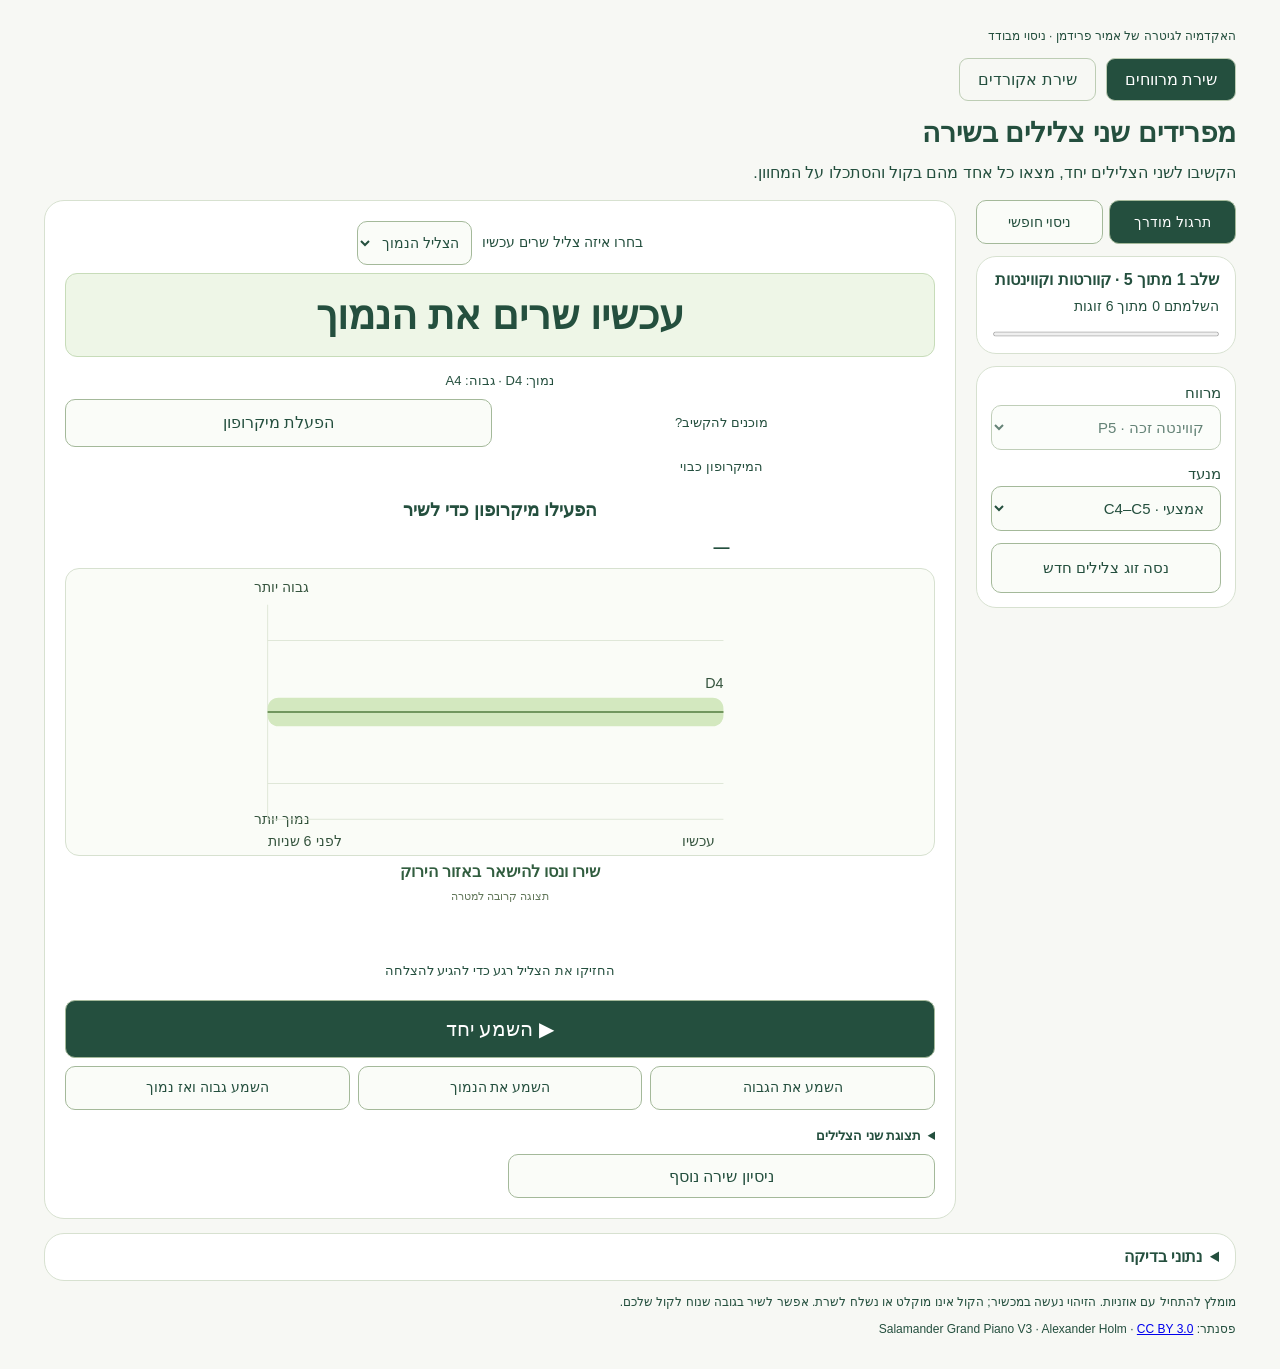
<file: index.html>
<!doctype html><html lang="he" dir="rtl"><head><meta charset="utf-8"><meta name="viewport" content="width=device-width,initial-scale=1"><title>מעבדת הפרדת צלילים</title>  <script type="module" crossorigin src="./assets/intervals-BOIB_a8v.js"></script>
  <link rel="modulepreload" crossorigin href="./assets/logic-BmsXKtOF.js">
  <link rel="stylesheet" crossorigin href="./assets/logic-D9zCBoj3.css">
</head><body><main><header><small>האקדמיה לגיטרה של אמיר פרידמן · ניסוי מבודד</small><nav class="lab-pages" aria-label="תרגילי המעבדה"><a href="./index.html" aria-current="page">שירת מרווחים</a><a href="./chords/">שירת אקורדים</a></nav><h1>מפרידים שני צלילים בשירה</h1><p>הקשיבו לשני הצלילים יחד, מצאו כל אחד מהם בקול והסתכלו על המחוון.</p></header><div class="lab-layout"><aside class="lab-settings" aria-label="הגדרות ונתוני המסלול"><nav aria-label="מצב ניסוי"><button data-mode="guided" aria-pressed="true">תרגול מודרך</button><button data-mode="free" aria-pressed="false">ניסוי חופשי</button></nav><section id="course" class="panel"><strong id="course-title"></strong><p id="course-progress" role="status"></p><progress id="course-bar" value="0" max="6"></progress><button id="course-next" hidden>לשלב הבא ←</button></section><section class="panel settings"><label>מרווח<select id="interval"><option value="5">קוורטה זכה · P4</option><option value="7">קווינטה זכה · P5</option><option value="4">טרצה גדולה · M3</option><option value="3">טרצה קטנה · m3</option><option value="2">סקונדה גדולה · M2</option><option value="1">סקונדה קטנה · m2</option></select></label><label>מנעד<select id="range"><option value="low">נמוך · C3–C4</option><option value="middle" selected>אמצעי · C4–C5</option><option value="high">גבוה · C5–C6</option></select></label><button id="new">נסה זוג צלילים חדש</button></section></aside><div class="lab-workspace"><section class="panel practice"><label>בחרו איזה צליל שרים עכשיו<select id="focus"><option value="low">הצליל הנמוך</option><option value="high">הצליל הגבוה</option></select></label><h2 id="gauge-target" aria-live="polite"></h2><p id="targets"></p><p id="play-state" role="status">מוכנים להקשיב?</p><button id="mic">הפעלת מיקרופון</button><p id="mic-state">המיקרופון כבוי</p><p id="error" role="alert"></p><h2 id="feedback" role="status" aria-live="polite">הפעילו מיקרופון כדי לשיר</h2><p id="note" dir="ltr">—</p><div id="live-chart" class="live-chart" aria-label="גרף גובה השירה לאורך זמן"></div><div class="gauge" id="meter" role="meter" aria-label="גובה השירה ביחס לצליל המטרה" aria-valuemin="-100" aria-valuemax="100" aria-valuenow="0"><div class="zone"></div><div class="center"></div><div id="needle" class="needle" hidden></div></div><div class="gauge-labels"><span>נמוך מדי</span><span>באזור הירוק — אתם קרובים</span><span>גבוה מדי</span></div><div class="hold-track"><div id="hold"></div></div><p class="hold-caption">החזיקו את הצליל רגע כדי להגיע להצלחה</p><div class="playback-controls"><button id="together" class="primary">▶ השמע יחד</button><div class="actions"><button id="high">השמע את הגבוה</button><button id="low">השמע את הנמוך</button><button id="sequence">השמע גבוה ואז נמוך</button></div></div><details><summary>תצוגת שני הצלילים</summary><svg id="chart" viewBox="0 0 600 340" role="img" aria-label="גובה השירה מול שני צלילי המטרה"><g id="grid"></g><g id="target-lines"></g><path id="trace" fill="none" stroke="#7b9c69" stroke-width="3"></path><g id="voice" hidden><line x1="30" x2="565" stroke="#254f40" stroke-width="4"/><circle cx="565" r="6" fill="#254f40"/></g></svg><p>הקווים הקבועים הם המטרות. הקו הנע הוא הקול שלכם; למעלה = גבוה יותר.</p></details><p id="success" role="status"></p><button id="retry">ניסיון שירה נוסף</button></section></div></div><details class="panel"><summary>נתוני בדיקה</summary><pre id="debug"></pre></details><aside>מומלץ להתחיל עם אוזניות. הזיהוי נעשה במכשיר; הקול אינו מוקלט או נשלח לשרת. אפשר לשיר בגובה שנוח לקול שלכם.</aside><footer>פסנתר: Salamander Grand Piano V3 · Alexander Holm · <a href="https://creativecommons.org/licenses/by/3.0/">CC BY 3.0</a></footer><dialog id="matched-dialog" aria-labelledby="matched-title"><h2 id="matched-title"></h2><p id="matched-detail"></p><button id="matched-next" class="primary"></button></dialog></main></body></html>
</file>
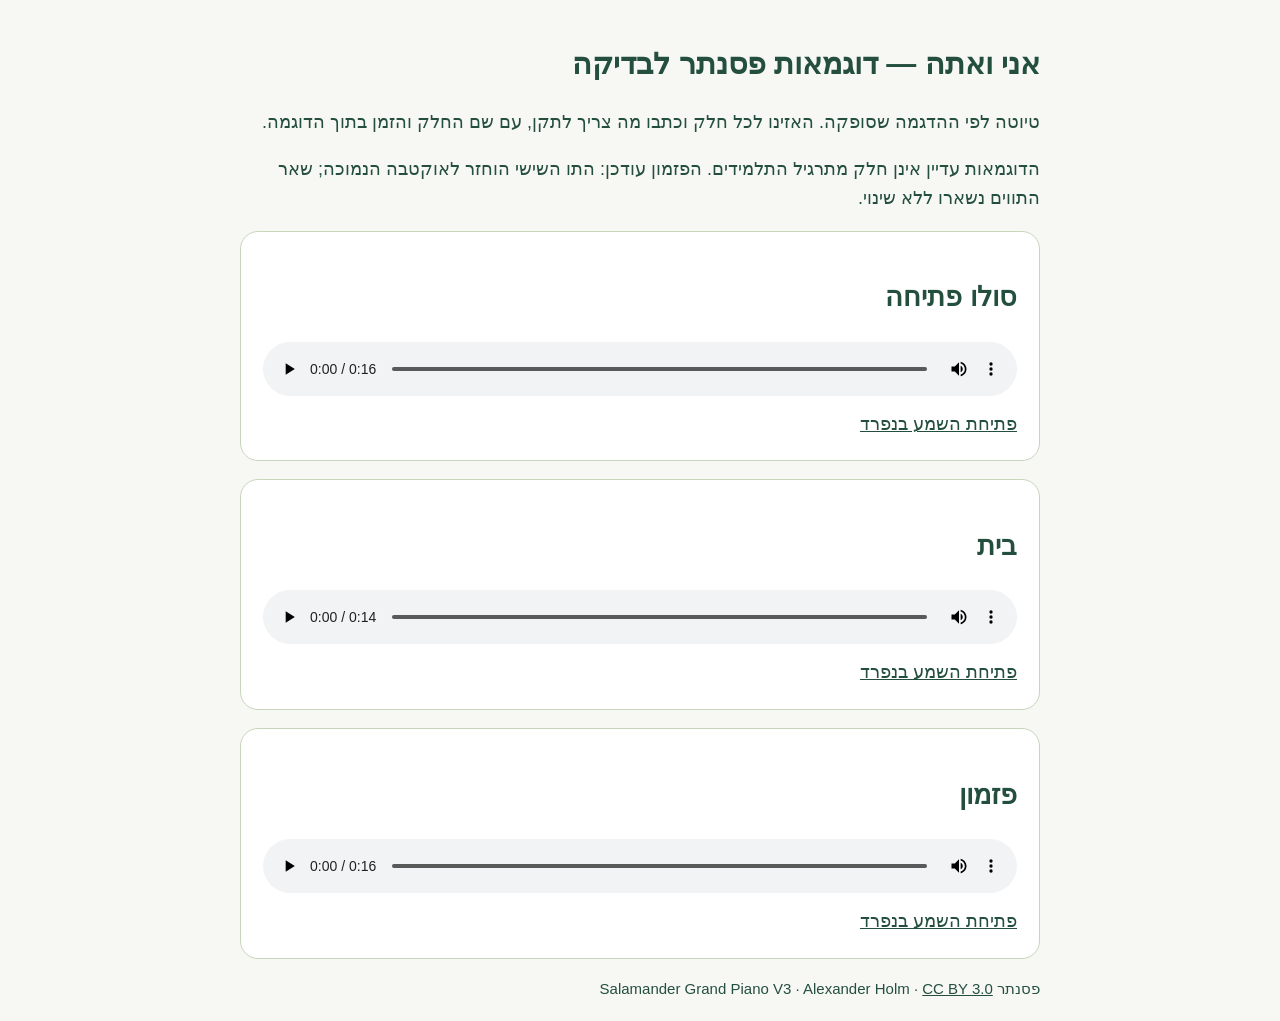
<file: ani-review/index.html>
<!doctype html><html lang="he" dir="rtl"><head><meta charset="utf-8"><meta name="viewport" content="width=device-width,initial-scale=1"><title>אני ואתה — בדיקת פסנתר</title><style>body{font:18px Arial;line-height:1.6;color:#244f3e;background:#f7f8f4;margin:0}main{max-width:800px;margin:auto;padding:20px}h1{font-size:30px}section{background:white;border:1px solid #c7d5bc;border-radius:18px;padding:22px;margin:18px 0}audio{width:100%;display:block;margin:14px 0}a{color:inherit}small{display:block}</style></head><body><main><h1>אני ואתה — דוגמאות פסנתר לבדיקה</h1><p>טיוטה לפי ההדגמה שסופקה. האזינו לכל חלק וכתבו מה צריך לתקן, עם שם החלק והזמן בתוך הדוגמה.</p><p>הדוגמאות עדיין אינן חלק מתרגיל התלמידים. הפזמון עודכן: התו השישי הוחזר לאוקטבה הנמוכה; שאר התווים נשארו ללא שינוי.</p><section><h2>סולו פתיחה</h2><audio controls preload="metadata" src="./intro.mp3">הדפדפן אינו תומך בנגן.</audio><a href="./intro.mp3" target="_blank">פתיחת השמע בנפרד</a></section><section><h2>בית</h2><audio controls preload="metadata" src="./verse.mp3">הדפדפן אינו תומך בנגן.</audio><a href="./verse.mp3" target="_blank">פתיחת השמע בנפרד</a></section><section><h2>פזמון</h2><audio controls preload="metadata" src="./chorus-v3.mp3">הדפדפן אינו תומך בנגן.</audio><a href="./chorus-v3.mp3" target="_blank">פתיחת השמע בנפרד</a></section><footer><small>פסנתר Salamander Grand Piano V3 · Alexander Holm · <a href="https://creativecommons.org/licenses/by/3.0/">CC BY 3.0</a></small></footer></main><script>document.querySelectorAll('audio').forEach(a=>a.addEventListener('play',()=>document.querySelectorAll('audio').forEach(b=>{if(a!==b)b.pause()})))</script></body></html>
</file>
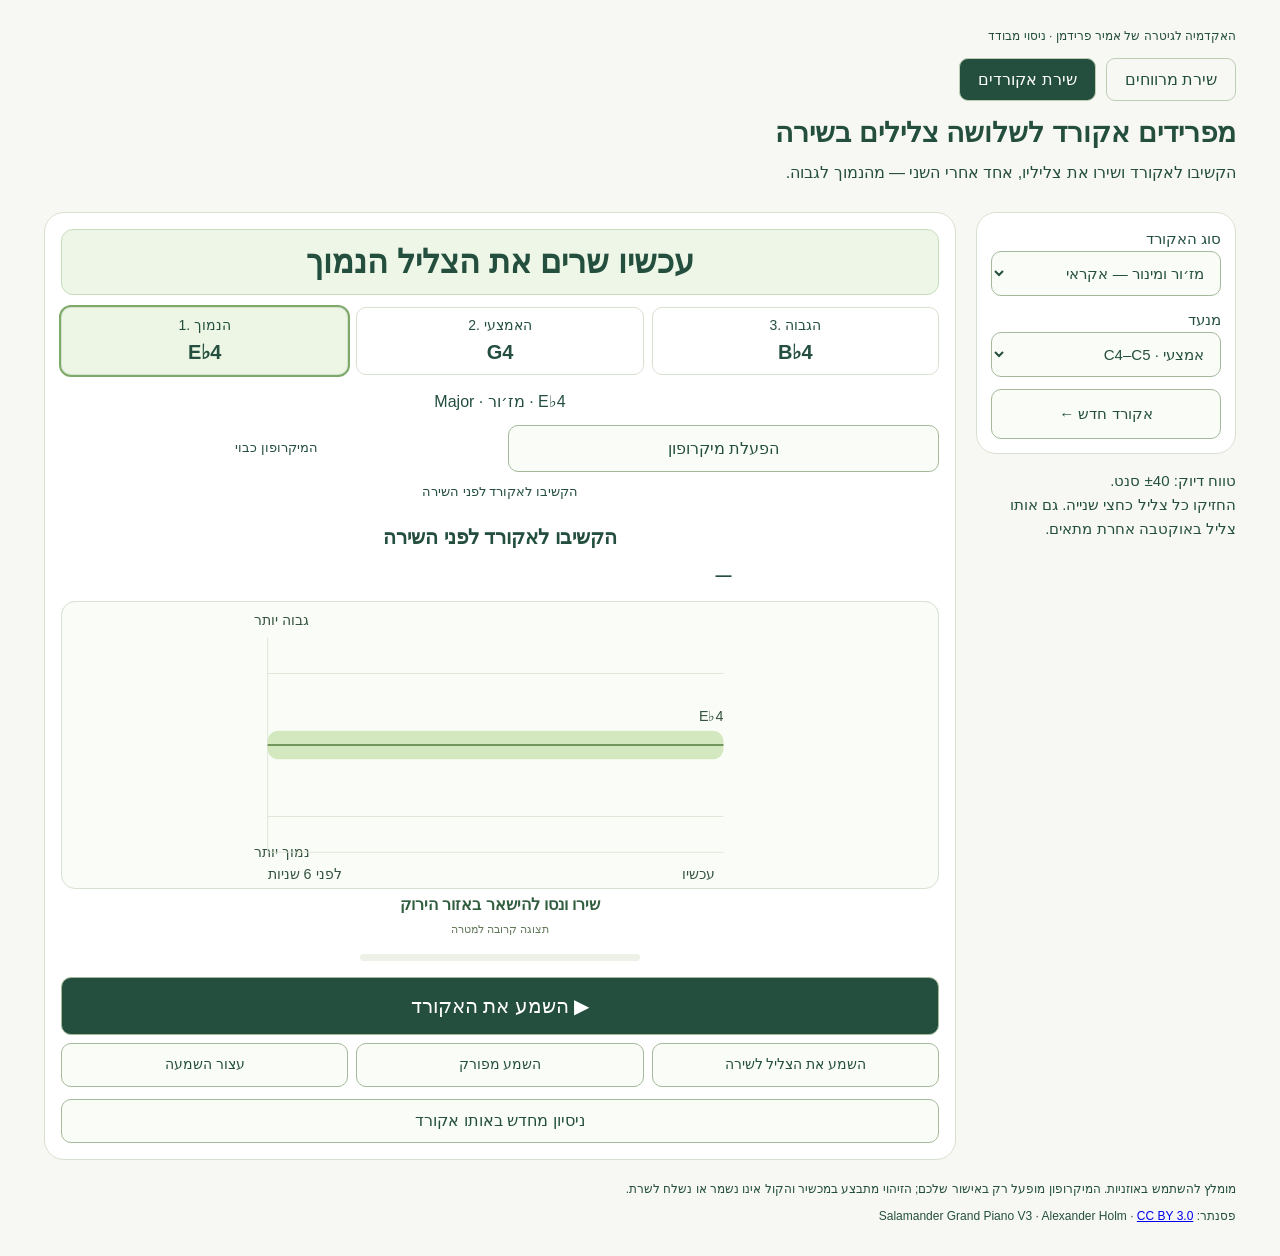
<file: chords/index.html>
<!doctype html><html lang="he" dir="rtl"><head><meta charset="utf-8"><meta name="viewport" content="width=device-width,initial-scale=1"><title>שירת צלילי אקורד · מעבדת שמיעה</title>  <script type="module" crossorigin src="../assets/chords-Y0bLRSsR.js"></script>
  <link rel="modulepreload" crossorigin href="../assets/logic-BmsXKtOF.js">
  <link rel="stylesheet" crossorigin href="../assets/logic-D9zCBoj3.css">
  <link rel="stylesheet" crossorigin href="../assets/chords-DX2TUi9w.css">
</head><body><main>
<header><small>האקדמיה לגיטרה של אמיר פרידמן · ניסוי מבודד</small><nav class="lab-pages" aria-label="תרגילי המעבדה"><a href="../">שירת מרווחים</a><a href="./" aria-current="page">שירת אקורדים</a></nav><h1>מפרידים אקורד לשלושה צלילים בשירה</h1><p>הקשיבו לאקורד ושירו את צליליו, אחד אחרי השני — מהנמוך לגבוה.</p></header>
<div class="lab-layout"><aside class="lab-settings"><section class="panel settings"><label>סוג האקורד<select id="quality"><option value="major-minor">מז׳ור ומינור — אקראי</option><option value="major">מז׳ור · Major</option><option value="minor">מינור · Minor</option><option value="diminished">מוקטן · Diminished</option><option value="augmented">מוגדל · Augmented</option><option value="mixed">כל ארבעת הסוגים — אקראי</option></select></label><label>מנעד<select id="range"><option value="low">נמוך · C3–C4</option><option value="middle" selected>אמצעי · C4–C5</option><option value="high">גבוה · C5–C6</option></select></label><button id="new">אקורד חדש ←</button></section><p>טווח דיוק: ±40 סנט.<br>החזיקו כל צליל כחצי שנייה. גם אותו צליל באוקטבה אחרת מתאים.</p></aside>
<section class="panel practice"><h2 id="gauge-target" aria-live="polite"></h2><ol id="chord-steps" aria-label="שלושת צלילי האקורד"></ol><p id="chord-name"></p><button id="mic">הפעלת מיקרופון</button><p id="mic-state">המיקרופון כבוי</p><p id="play-state" role="status">הקשיבו לאקורד לפני השירה</p><p id="error" role="alert"></p><h2 id="feedback" role="status" aria-live="polite">הקשיבו לאקורד והפעילו מיקרופון</h2><p id="note" dir="ltr">—</p>
<div id="live-chart" class="live-chart" aria-label="גרף גובה השירה לאורך זמן"></div><div class="gauge" id="meter" role="meter" aria-label="גובה הקול ביחס לצליל המבוקש" aria-valuemin="-100" aria-valuemax="100" aria-valuenow="0"><div class="zone"></div><div class="center"></div><div id="needle" class="needle" hidden></div></div><div class="gauge-labels"><span>נמוך מדי</span><span>באזור הירוק — אתם קרובים</span><span>גבוה מדי</span></div><div class="hold-track"><div id="hold"></div></div>
<div class="playback-controls"><button id="together" class="primary">▶ השמע את האקורד</button><div class="actions"><button id="single">השמע את הצליל לשירה</button><button id="broken">השמע מפורק</button><button id="stop-audio">עצור השמעה</button></div></div><button id="retry">ניסיון מחדש באותו אקורד</button>
</section></div><aside>מומלץ להשתמש באוזניות. המיקרופון מופעל רק באישור שלכם; הזיהוי מתבצע במכשיר והקול אינו נשמר או נשלח לשרת.</aside><footer>פסנתר: Salamander Grand Piano V3 · Alexander Holm · <a href="https://creativecommons.org/licenses/by/3.0/">CC BY 3.0</a></footer>
<dialog id="matched-dialog" aria-labelledby="matched-title"><h2 id="matched-title"></h2><p id="matched-detail"></p><button id="matched-next" class="primary"></button></dialog>
</main></body></html>
</file>
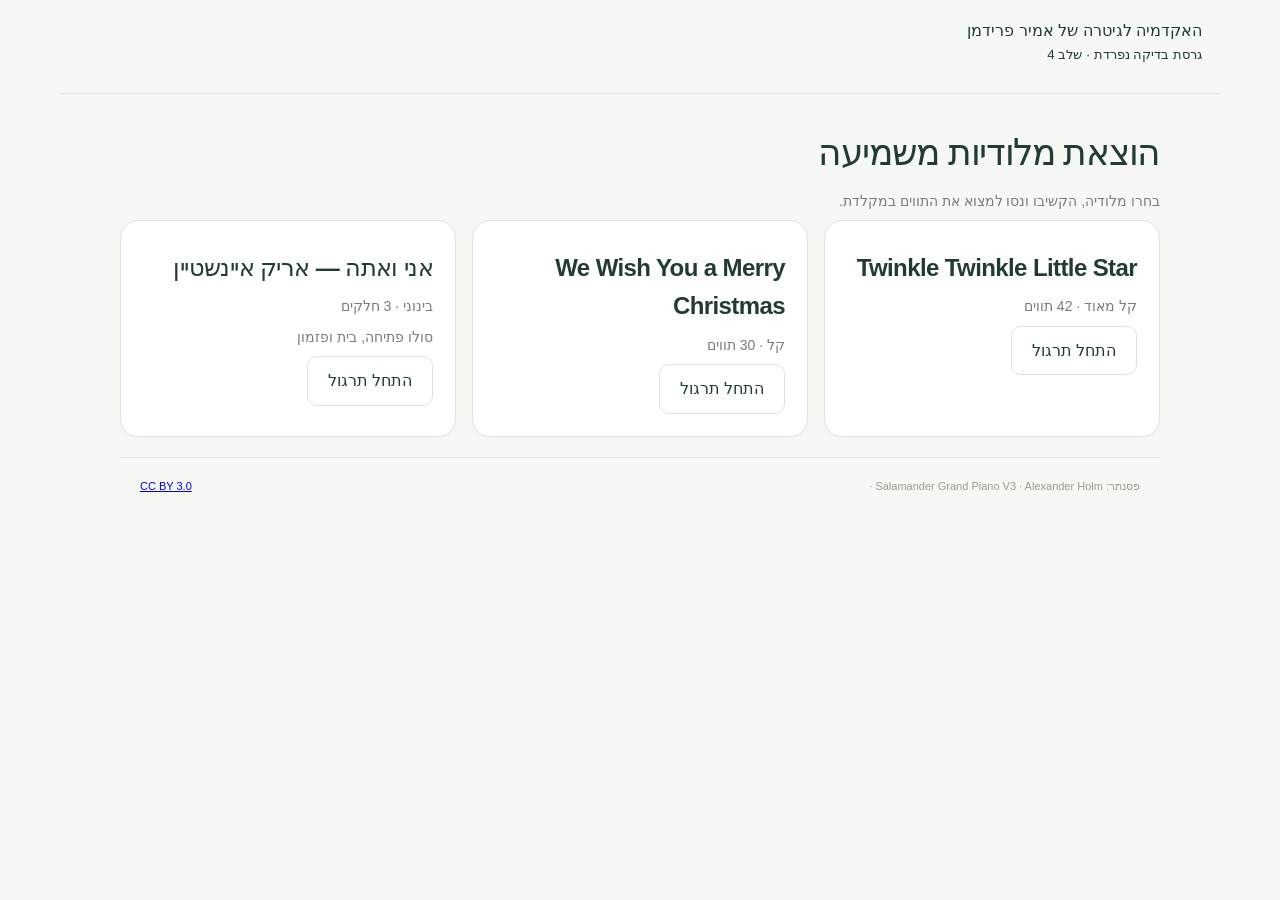
<file: melodies/index.html>
<!doctype html><html lang="he" dir="rtl"><head><meta charset="utf-8"><meta name="viewport" content="width=device-width,initial-scale=1"><title>שלב 4 · הוצאת מלודיות</title>  <script type="module" crossorigin src="./assets/index-BASpWnPl.js"></script>
  <link rel="stylesheet" crossorigin href="./assets/index-5xvLeFHH.css">
</head><body><div id="app"></div></body></html>
</file>
<file: assets/logic-D9zCBoj3.css>
:root{font-family:Arial,sans-serif;color:#244f3e;background:#f7f8f4;line-height:1.6}*{box-sizing:border-box}main{max-width:940px;margin:auto;padding:24px 16px}h1{font-size:clamp(26px,5vw,38px)}.panel{background:#fff;border:1px solid #d7e1d0;border-radius:20px;padding:24px;margin:20px 0}button,select{font:inherit;color:inherit;border:1px solid #a4b99a;background:#fafcf8;border-radius:10px;padding:12px;min-height:48px;cursor:pointer}button:hover{background:#e8f0e0}button:focus-visible,select:focus-visible{outline:3px solid #7eaa69;outline-offset:3px}.primary,button[aria-pressed=true]{background:#244f3e;color:#fff}.primary{font-size:20px;width:100%;margin:12px 0}button:disabled{opacity:.5;cursor:wait}nav,.actions,.settings{display:flex;gap:10px;flex-wrap:wrap}.settings label{display:flex;flex-direction:column;flex:1;min-width:160px}#guided{background:#f1f6ea;border-radius:12px;padding:16px}#steps button{flex:1;min-width:90px}#feedback,#note,#success,#play-state,#mic-state{text-align:center}#note{font-size:24px;font-weight:700}#success{font-weight:700;color:#287039;min-height:30px}#error{color:#a22}svg{width:100%;display:block;background:#fafcf7;border:1px solid #d7e1d0;border-radius:14px}svg text{font:16px Arial;fill:#35543e}pre{white-space:pre-wrap;overflow-wrap:anywhere;font:15px Arial;line-height:1.8}footer,aside{font-size:14px;margin:20px 0}summary{cursor:pointer;font-weight:700}[hidden]{display:none!important}@media(max-width:550px){.panel{padding:16px}.actions button{flex:1;min-width:120px}nav button{flex:1}h2{font-size:20px}}.gauge{direction:ltr;position:relative;height:28px;border-radius:20px;background:linear-gradient(90deg,#eee7d6,#f3f4eb 35% 65%,#eee7d6);border:1px solid #dde5d5}.zone{position:absolute;left:30%;width:40%;height:100%;background:#d3e8bf}.center{position:absolute;left:50%;height:100%;width:2px;background:#6e9661}.needle{position:absolute;left:50%;width:5px;height:44px;top:-9px;transform:translate(-50%);border-radius:5px;background:#315d3f;transition:left 85ms linear;box-shadow:0 0 0 3px #fff9}.gauge-labels{direction:ltr;display:flex;justify-content:space-between;font-size:11px;color:#85917c;margin:12px 0 17px}.gauge-labels span{direction:rtl}.hold-track{height:5px;background:#eef1e8;max-width:220px;margin:20px auto 7px;border-radius:10px;overflow:hidden}.gauge-labels{font-size:10px}.gauge-labels span:nth-child(2){font-size:9px}.gauge{margin-top:24px}.hold-track{height:7px;background:#eef1e7;border-radius:8px;overflow:hidden}.hold-track div{height:100%;background:#7eaa69;width:0%}#gauge-target{font-size:clamp(24px,5vw,32px);font-weight:700;color:#244f3e;background:#eef6e7;border:1px solid #c7dcb9;border-radius:12px;padding:18px;text-align:center}#matched-dialog{color:#244f3e;background:#f8fbf4;border:1px solid #afc69d;border-radius:20px;padding:28px;text-align:center;max-width:440px;width:calc(100% - 32px)}#matched-dialog::backdrop{background:#153c3459}#matched-detail{font-size:22px}#matched-dialog h2{font-size:26px}main{max-width:900px;padding:12px 16px}header h1{font-size:28px;margin:4px 0}header p{margin:4px 0 10px}header small{font-size:12px}main>nav{justify-content:center}.panel{margin:12px 0;padding:16px}.settings{align-items:end;padding:12px;gap:10px}.settings label{min-width:120px}.settings button{flex:1;min-width:150px}.practice{display:grid;grid-template-columns:1fr 1fr;gap:8px 16px;align-items:center}.practice>label{display:flex;align-items:center;gap:10px;grid-column:1/-1;justify-content:center}#gauge-target{grid-column:1/-1;font-size:26px;padding:10px;margin:0}#targets{font-size:14px;margin:0;text-align:center;grid-column:1/-1}.practice>.primary,.practice>.actions,#feedback,.gauge,.gauge-labels,.hold-track,.hold-caption,.practice>details,#success,#error{grid-column:1/-1}.practice>.primary{margin:0}.actions button{flex:1;padding:9px;font-size:14px}.practice p,.practice h2{margin:2px 0}#feedback{font-size:21px;min-height:34px}.gauge{margin-top:8px}.gauge-labels{margin:4px 0}#note{font-size:20px}.hold-caption{font-size:13px;text-align:center}.practice>details{font-size:13px}#error:empty,#success:empty{display:none}#play-state,#mic-state{font-size:13px}aside,footer{margin:8px 0;font-size:12px}#retry{padding:8px}#mic{padding:10px}button,select{min-height:44px}main>details.panel{padding:10px 16px}@media(max-width:550px){main{padding:8px}.panel{padding:12px;margin:8px 0}header h1{font-size:23px}header p{font-size:13px}.practice{gap:6px 10px}#gauge-target{font-size:22px}.actions button{min-width:95px;font-size:13px}.settings label{min-width:110px}.settings button{flex-basis:100%}#feedback{font-size:18px}}#course{padding:10px 16px}#course p{margin:2px 0;font-size:14px}#course progress{width:100%;height:10px;accent-color:#527d42}#course-title{font-size:17px}@media(min-width:800px){main{max-width:1240px;padding:14px 24px}header{margin-bottom:14px}header p{margin-bottom:0}.lab-layout{display:grid;grid-template-columns:260px minmax(0,1fr);gap:20px;align-items:start}.lab-settings{margin:0;font-size:15px;position:sticky;top:12px;min-width:0}.lab-settings>nav{display:grid;grid-template-columns:1fr 1fr;gap:6px}.lab-settings>nav button{padding:10px 6px;font-size:14px}.lab-settings .settings{display:flex;flex-direction:column;align-items:stretch;gap:12px}.lab-settings .settings label{width:100%;min-width:0}.lab-settings .settings button{min-width:0;flex:auto}.lab-settings .panel{margin:12px 0;padding:14px}.lab-settings #course-title{font-size:16px}.lab-settings #course-next{width:100%;margin-top:8px}.lab-workspace{min-width:0}.lab-workspace .practice{margin:0;padding:20px}.lab-workspace #gauge-target{margin:0 0 6px}.lab-settings select{width:100%}main>details.panel{margin-top:14px}}@media(max-width:799px){.lab-settings{margin:0;font-size:inherit}.lab-settings>nav{justify-content:center}.lab-workspace{min-width:0}}.playback-controls{grid-column:1/-1;margin:8px 0}.playback-controls .primary{margin:0 0 8px}.playback-controls .actions{gap:8px}#gauge-target{font-size:clamp(28px,3.5vw,40px);line-height:1.25;font-weight:800;padding:16px;margin:0;text-align:center}.practice>label{font-size:14px}.practice>label select{padding:8px;font-size:14px}#feedback{margin-top:8px}#targets{font-size:13px}.practice #note{margin:0}@media(max-width:550px){#gauge-target{font-size:27px;padding:12px}.playback-controls .actions button{min-width:100px}}.lab-pages{margin:10px 0}.lab-pages a{display:inline-block;padding:8px 18px;border:1px solid #bdcdb4;border-radius:9px;color:inherit;text-decoration:none}.lab-pages [aria-current=page]{background:#244f3e;color:#fff}.live-chart{grid-column:1/-1;min-width:0;direction:ltr}.live-chart svg{height:clamp(220px,32vh,300px);width:100%;background:#fafcf7}.live-chart p{direction:rtl;text-align:center;font-size:13px;margin:3px 0}.live-chart #single-chart-direction{font-size:16px;font-weight:700;color:#315d3f;min-height:26px}.live-chart #single-chart-scale{font-size:11px;color:#62775a}.practice>.gauge,.practice>.gauge-labels{display:none}.practice #note{font-size:16px}.practice #feedback{font-size:18px;min-height:28px}@media(max-width:550px){.live-chart svg{height:230px}.live-chart #single-chart-direction{font-size:14px}}
</file>
<file: assets/chords-DX2TUi9w.css>
.lab-pages{margin:10px 0}.lab-pages a{display:inline-block;padding:8px 18px;border:1px solid #bdcdb4;border-radius:9px;color:inherit;text-decoration:none}.lab-pages [aria-current=page]{background:#244f3e;color:#fff}#chord-steps{grid-column:1/-1;display:flex;list-style:none;gap:8px;padding:0;margin:4px 0;direction:ltr}#chord-steps li{flex:1;text-align:center;border:1px solid #d7e1d0;border-radius:10px;padding:10px 4px;font-size:14px}#chord-steps .active{outline:2px solid #7eaa69;background:#edf6e5}#chord-steps .done{background:#dfefd1}#chord-steps strong{display:block;direction:ltr;font-size:20px}#chord-name{grid-column:1/-1;text-align:center}#play-state{grid-column:1/-1}.hold-track{width:100%;max-width:280px;justify-self:center}#retry{grid-column:1/-1}#single,#broken{min-width:120px}#note{min-height:30px}@media(max-width:550px){#gauge-target{font-size:24px}#chord-steps li{font-size:12px}}.practice #gauge-target{font-size:clamp(24px,3vw,32px);padding:12px}.practice .gauge{margin-top:4px}.practice #chord-steps li{padding:6px 4px}.practice .playback-controls{margin:4px 0}.practice .hold-track{margin:4px auto}.practice #feedback{font-size:20px;min-height:28px}
</file>
<file: melodies/assets/index-5xvLeFHH.css>
:root{font-family:Heebo,Arial,sans-serif;color:#223c35;background:#f7f8f4;font-synthesis:none;font-weight:400;line-height:1.6}*{box-sizing:border-box}body{margin:0}button,a,input{-webkit-tap-highlight-color:transparent}button{font:inherit;cursor:pointer;transition:background .18s,transform .18s;border:1px solid #dce3dc;color:inherit;background:#fff;border-radius:10px;padding:11px 20px}button:hover:not(:disabled){background:#edf2e9;transform:translateY(-1px)}button:focus-visible,a:focus-visible,input:focus-visible{outline:3px solid #b7ce83;outline-offset:4px}button:disabled{cursor:default;opacity:.5}header{height:94px;max-width:1160px;margin:auto;display:flex;align-items:center;justify-content:space-between;padding:0 28px;border-bottom:1px solid #e0e6de}.brand{display:flex;align-items:center;gap:12px;text-decoration:none;color:inherit;font-size:20px;font-weight:800;line-height:1.3}.brand small{display:block;font-size:11px;font-weight:400;letter-spacing:1px;color:#758079;margin-top:6px}.brand-icon{display:grid;place-items:center;background:#1b483b;border-radius:12px;color:#d8e9ad;width:47px;height:47px;font-size:28px}.quiet{background:transparent;border:0;font-size:14px}.intro{padding:43px 0 23px}.eyebrow{font-size:12px;letter-spacing:1px;color:#748859;font-weight:600}h1{font-size:36px;letter-spacing:-1.3px;margin:10px 0 8px;font-weight:700}p{margin:8px 0;color:#758078;font-size:14px}main{max-width:1080px;padding:0 20px;margin:auto}nav{display:inline-flex;border:1px solid #dde4da;background:#eef1e9;padding:5px;border-radius:12px;gap:4px;margin:3px 0 27px}nav button{border:0;background:transparent;min-width:155px;padding:10px 23px;font-size:14px}.selected,nav button.selected{background:#fff;color:#204e3d;box-shadow:0 2px 5px #243f3510;font-weight:600}.layout{display:grid;grid-template-columns:310px minmax(0,1fr);grid-template-areas:"sidebar practice";gap:22px;align-items:start}.panel{border:1px solid #e0e5dc;border-radius:18px;background:#fff;box-shadow:0 6px 25px #2b403505}.layout>aside{grid-area:sidebar}.practice{grid-area:practice;text-align:center;min-height:510px;padding:25px 30px 28px}.card-top{display:flex;align-items:center;justify-content:space-between;font-size:11px}.badge{background:#eef3e6;color:#587140;border-radius:6px;padding:5px 10px}.muted{color:#869087;font-size:12px}.sound-art{height:105px;display:flex;align-items:center;justify-content:center;gap:6px;margin-top:20px;direction:ltr}.sound-art span{width:6px;border-radius:8px;background:#a8be8b;height:16px}.sound-art span:nth-child(2n){height:35px;background:#7b9a64}.sound-art span:nth-child(3n){height:56px;background:#527957}.sound-art span:nth-child(5){height:72px;background:#315b44}h2{font-size:24px;letter-spacing:-.6px;margin:6px 0}.play{display:block;margin:24px auto 8px;background:#214f3f;color:#fff;border:0;padding:13px 38px;font-size:16px;min-width:215px;box-shadow:0 4px 9px #214f3f1a}.play:hover:not(:disabled){background:#153e2f}.listen-hint{font-size:10px;color:#949c93}.answers{display:grid;grid-template-columns:repeat(2,minmax(0,1fr));gap:12px;margin-top:30px}.answer{padding:15px 12px;font-size:15px;border-color:#dce3d9}.answer.correct{background:#e2f4e4;color:#236b33;border-color:#7db98a;opacity:1}.answer.wrong{background:#fce9e7;color:#b13c37;border-color:#d6a09c;opacity:1}.feedback{font-size:12px;min-height:25px;margin:18px 0 0;color:#788574}.next{background:#214f3f;color:#fff;border:0;margin-top:12px}.next:hover:not(:disabled){background:#153e2f}.progress{padding:23px 23px 18px}.section-title{display:flex;gap:9px;align-items:center}.tiny-icon{color:#799263;font-size:23px}h3{font-size:16px;margin:0}.progress>p{font-size:11px;margin-top:4px}.steps{margin:21px 0 20px}.step{display:flex;align-items:center;gap:11px;position:relative;font-size:12px;min-height:39px;color:#a0a79e}.step-number{border:1px solid #e1e6dd;border-radius:50%;width:24px;height:24px;display:grid;place-items:center;background:#fff;font-size:10px;position:relative;z-index:1}.step:not(:last-child):after{content:"";position:absolute;width:1px;height:18px;background:#e3e7df;right:12px;top:30px}.step.current{font-weight:600;color:#2b533d}.current .step-number{background:#234f3e;color:#fff;border:0}.step.done{color:#72915c}.done .step-number{background:#edf4e6;border-color:#d8e4cd}.step small{display:block;font-size:9px}.step-status{margin-right:auto;font-size:9px;color:#80946c}.progress-label{display:flex;justify-content:space-between;font-size:10px;color:#8a9386}.progress-label b{font-weight:500}.track{height:5px;background:#eef1ea;border-radius:10px;margin:8px 0 12px;overflow:hidden}.track i{display:block;height:100%;background:#a4bb7b;border-radius:10px}.progress p.fine{font-size:10px;line-height:1.9}.stats{display:grid;grid-template-columns:repeat(3,1fr);border:1px solid #e0e5dc;background:#f0f3ea;border-radius:14px;margin-top:23px;padding:23px 0}.stats>div{display:grid;grid-template-columns:40px auto;grid-template-rows:32px auto;align-items:center;padding:0 25px}.stats>div+div{border-right:1px solid #dce3d5}.stat-icon{grid-row:span 2;color:#809561;font-size:23px}.stats strong{font-size:26px;font-weight:600;line-height:1}.stats strong small{font-size:16px}.stats div>span:last-child{font-size:10px;color:#7c8877}.save-note{text-align:center;font-size:10px;margin:21px 0 32px;color:#939e8c}footer{border-top:1px solid #e1e6dc;max-width:1040px;margin:0 auto;padding:22px 0;font-size:11px;color:#939e8e;display:flex;justify-content:space-between}.choices{display:grid;gap:8px;margin-top:20px}.choices label{display:flex;gap:10px;align-items:center;font-size:13px;padding:5px}.choices input{accent-color:#214f3f;width:17px;height:17px}dialog{position:fixed;top:50%;left:50%;right:auto;transform:translate(-50%,-50%);margin:0;width:min(480px,92vw);border:1px solid #cdd7c6;border-radius:18px;box-shadow:0 0 0 100vmax #142b2570,0 20px 80px #0003;padding:30px;z-index:10;color:#223c35;background:#fff}dialog p{margin:15px 0}dialog .quiet{display:block;margin:15px auto 0}dialog .next{width:100%}.ranges{display:flex;gap:10px;margin:22px 0}.ranges button{flex:1;padding:12px 5px}.ranges small{display:block;font-size:11px;color:#8c9685}.ranges .selected{background:#eef3e7;border-color:#a0b582}.notice{padding:12px;background:#fff0d9;border-radius:10px}.success-text{color:#39743a}@media(max-width:760px){header{height:79px;padding:0 19px}.brand{font-size:18px}.intro{padding:29px 0 16px}h1{font-size:28px}.intro p{font-size:12px}main{padding:0 16px}.layout{grid-template-columns:1fr;grid-template-areas:"practice" "sidebar"}.practice{padding:20px;min-height:470px}.progress{padding:20px}.steps{display:grid;grid-template-columns:repeat(2,1fr);gap:4px 15px}.step:not(:last-child):after{display:none}.step-status{display:none}aside{grid-row:2}nav{display:flex;width:100%;margin-bottom:20px}nav button{flex:1;min-width:0;padding:9px 15px}.stats{padding:18px 0;margin-top:18px}.stats>div{padding:0 10px;display:flex;flex-direction:column;gap:7px;text-align:center}.stats strong{font-size:23px}.stats div>span:last-child{font-size:9px}.stat-icon{font-size:18px}.sound-art{margin-top:9px;height:90px}footer{margin:0 16px;padding:20px 0;font-size:9px}.answers{margin-top:24px}.quiet{padding:9px}h2{font-size:23px}}@media(prefers-reduced-motion:reduce){*{transition:none!important}}dialog::backdrop{background:#142b2570}dialog{box-shadow:0 20px 80px #0003}.practice-actions{display:flex;justify-content:center;align-items:stretch;flex-wrap:wrap;gap:12px;margin:24px auto 8px}.practice-actions .play,.practice-actions .next{margin:0;min-width:0;padding:13px 24px;font-size:16px}@media(max-width:760px){.practice-actions{gap:8px}.practice-actions .play,.practice-actions .next{padding:12px 14px;font-size:14px}}.unlock-progress{max-width:560px;margin:24px auto 8px;padding:20px 22px 14px;background:#f1f5e9;border:1px solid #dce7d0;border-radius:14px;text-align:center}.unlock-progress h4{font-size:17px;margin:0 0 13px;color:#34523b}.unlock-progress .track{height:16px;margin:12px 0;border-radius:20px;background:#e0e8d5}.unlock-progress .track i{background:linear-gradient(90deg,#93b668,#47794d);transition:width .25s ease}.progress-status{font-size:12px;color:#4f7147;margin:9px 0}.unlock-progress .progress-label{font-size:12px;gap:8px}.unlock-progress .progress-label b{font-size:16px;white-space:nowrap}.unlock-progress .fine{font-size:10px;line-height:1.8;margin:10px 0 0;color:#86917c}@media(max-width:760px){.unlock-progress{padding:16px 14px;margin-top:18px}.unlock-progress h4{font-size:16px}}.range-setting{display:flex;align-items:center;justify-content:space-between;gap:12px;margin:0 3px 12px;color:#758078;font-size:12px}.range-setting select{font:inherit;color:#355442;background:#fff;border:1px solid #dce3d9;border-radius:7px;padding:5px 9px;min-width:94px;cursor:pointer}.range-setting select:focus-visible{outline:3px solid #b7ce83;outline-offset:3px}.range-setting{flex-wrap:wrap;gap:8px}.range-setting #range-position{font-size:11px;white-space:nowrap;color:#647958}.range-setting select{min-width:76px}.interval-english{display:block;font-size:13px;font-weight:600;line-height:1.5;margin-top:4px;opacity:1;color:inherit}.step{min-height:47px}.step .interval-english{font-size:11px}.step:not(:last-child):after{height:25px}.answer .interval-english{font-size:14px}.choices .interval-english{text-align:right}.answers{direction:ltr}.answers .answer{direction:rtl}@media(min-width:761px){.layout{grid-template-columns:280px minmax(0,1fr);gap:24px}.practice{min-height:460px;padding:24px 30px}.sound-art{height:78px;margin-top:10px}.sound-art span{transform:scaleY(.88)}.practice h2{margin:2px 0 4px}.practice-actions{margin:16px auto 7px}.answers{margin-top:20px;gap:10px}.answer{color:#263f34;border-color:#a8b8a8;background:#fcfdf9;font-weight:600;padding:13px 12px}.answer:disabled:not(.correct):not(.wrong){opacity:1;color:#526354;border-color:#bbc7b8;background:#f7f9f3}.answer:hover:not(:disabled):not(.correct):not(.wrong){background:#edf3e5;border-color:#6c8b6c;box-shadow:0 2px 7px #284a3510;transform:translateY(-1px)}.answer.correct{color:#236b33;border-color:#7db98a;background:#e2f4e4}.answer.wrong{color:#b13c37;border-color:#d6a09c;background:#fce9e7}.progress{padding:19px 17px;background:#fcfdf9;box-shadow:none;border-color:#e3e7df}.choices{gap:4px;margin-top:15px}.choices label{padding:5px 3px;font-size:12px}.progress .section-title h3{font-size:15px}.step{gap:8px}.step-number{flex-shrink:0}.unlock-progress{margin-top:18px;padding:17px 20px 12px}.is-playing .sound-art span{animation:playing-wave .65s ease-in-out infinite alternate;background:#3c7550}.is-playing .sound-art span:nth-child(2n){animation-delay:-.25s}.is-playing .sound-art span:nth-child(3n){animation-delay:-.45s}.is-playing #listen{background:#32644b;box-shadow:0 0 0 4px #85a96a22}}@keyframes playing-wave{0%{transform:scaleY(.55)}to{transform:scaleY(1)}}@media(prefers-reduced-motion:reduce){.is-playing .sound-art span{animation:none;background:#3c7550}}.practice-tools{display:flex;align-items:center;gap:12px}.end-session{font-size:12px;padding:6px 11px;background:#f4f6ef;border-color:#cad5c3;color:#48603e}.summary{max-width:880px;margin:38px auto 50px}.summary h1{margin-top:8px}.summary-stats>div{display:flex;flex-direction:column;gap:12px;padding:10px 15px;text-align:center}.summary-details,.summary-unlocks,.empty-summary{margin:22px 0;padding:24px}.summary h2{font-size:19px}.summary-table{overflow-x:auto}.summary table{width:100%;border-collapse:collapse;margin-top:16px;font-size:14px;text-align:right}.summary th,.summary td{padding:14px 10px;border-bottom:1px solid #e4e9df}.summary thead th{font-size:12px;color:#71826a;font-weight:500}.summary tbody th{font-weight:500}.summary-unlocks li{margin:9px 0}.summary-unlocks .interval-english{display:inline-block;margin-inline-start:8px}.summary>.next{display:block;min-width:200px;margin:24px auto 0}.summary>.fine{text-align:center}.empty-summary{text-align:center;padding:38px 24px}@media(max-width:760px){.practice-tools{gap:6px}.practice-tools>.muted{display:none}.summary{margin-top:26px}.summary-details,.summary-unlocks{padding:17px}.summary table{font-size:12px}.summary th,.summary td{padding:11px 6px}}.practice-end{margin-top:22px;padding-top:18px;border-top:1px solid #e2e7de}.practice-end .end-session{min-width:170px;padding:11px 24px;font-size:14px;font-weight:500;color:#4b6248;background:#f5f7f1;border:1px solid #bdcbb5;border-radius:10px}.practice-end .end-session:hover{background:#eaf0e2;border-color:#8fa883}.practice-actions{flex-direction:row-reverse}#next{display:inline-flex;direction:rtl;align-items:center;justify-content:center;gap:9px}.piano-credit{text-align:center;font-size:10px;color:#86927f;margin:0 16px 20px}.piano-credit a{color:inherit}.session-counter{display:flex;justify-content:center;align-items:center;gap:17px;margin:18px auto 8px;padding:9px 16px;width:fit-content;max-width:100%;border:1px solid #dfe7d8;background:#f4f7ef;border-radius:11px;color:#41603d;font-size:13px}.session-counter strong{font-weight:600}.session-counter small{display:block;font-size:10px;color:#798971}.counter-streak{border-inline-start:1px solid #d5dfcc;padding-inline-start:17px;white-space:nowrap}.brand{min-width:0}.brand-icon{flex-shrink:0}.brand>span:last-child{min-width:0}.intro h1{max-width:940px;line-height:1.4}@media(max-width:760px){header .brand{font-size:16px;gap:9px}header .brand small{font-size:10px;letter-spacing:0}.brand-icon{width:40px;height:40px}header .quiet{flex-shrink:0}}.exercise-instruction{font-size:16px;font-weight:500;line-height:1.7;color:#3f5848;margin:9px auto 12px;max-width:560px}.practice .unlock-progress{max-width:420px;margin:24px auto 0;padding:0;background:transparent;border:0;border-radius:0;text-align:right}.practice .unlock-progress .progress-label{font-size:11px;color:#7a8d70;align-items:center}.practice .unlock-progress .progress-label b{font-size:11px;font-weight:400;color:#87967f}.practice .unlock-progress .track{height:5px;margin:7px 0 0;background:#ecf0e7}.practice .unlock-progress .track i{background:#8aa87a}.practice .unlock-progress .success-text{font-size:12px;text-align:center}.practice .unlock-progress .progress-label{font-size:15px;font-weight:500;color:#415c38}.practice .unlock-progress .progress-label b{font-size:15px;font-weight:600;color:#415c38}.playback-setting select{max-width:165px;min-width:120px}.path-navigation{display:flex;max-width:1040px;margin:22px auto 0;width:calc(100% - 40px);gap:8px}.path-navigation button{flex:1;min-width:0;font-size:15px;border:1px solid transparent}.path-navigation button[aria-pressed=true]{background:#fff;border-color:#d2dfc9;font-weight:700;box-shadow:0 2px 5px #244f3e0a}.singing-main{padding-top:24px;max-width:1000px}.singing-main iframe{display:block;border:0;width:100%;height:1100px;background:#f7f8f4}.singing-main>.panel{padding:30px}@media(max-width:760px){.path-navigation{margin-top:16px;width:calc(100% - 32px);gap:4px}.path-navigation button{font-size:12px;padding:10px 6px}.singing-main{padding-top:20px}}.chord-broken{margin:6px auto 9px;color:#365b46;background:#f5f8f0;border-color:#b8c9af;padding:8px 18px;font-size:14px}.chord-screen .answer{min-height:80px}.chord-screen .progress-label{gap:12px}.chord-screen .progress-label b{white-space:nowrap}.bass-screen{max-width:1040px}.bass-screen .intro .exercise-instruction{margin:12px 0 0;max-width:780px}.bass-practice{padding:25px 30px;text-align:center}.bass-beats{display:flex;direction:ltr;justify-content:center;gap:12px;margin:22px auto}.bass-beats span{display:grid;place-items:center;width:38px;height:38px;border:1px solid #d6e1cf;border-radius:50%;color:#788b6f;background:#f6f8f1}.bass-beats .active{background:#214f3f;color:#fff;border-color:#214f3f}.bass-listen-actions,.bass-answer-actions,.bass-review-actions{display:flex;justify-content:center;align-items:center;gap:12px;flex-wrap:wrap;margin:16px 0}.bass-listen-actions .play,.bass-answer-actions .next,.bass-review-actions .next{margin:0}.bass-secondary{background:#f3f7ed;border-color:#b6c8ac;color:#34593f}.bass-help{max-width:640px;margin:20px auto;font-size:14px}.bass-slots{display:grid;grid-template-columns:repeat(4,minmax(0,1fr));direction:ltr;gap:12px;margin:20px auto 12px;max-width:720px}.bass-slot{direction:rtl;display:flex;flex-direction:column;align-items:center;justify-content:center;min-height:112px;padding:12px 5px;border:2px solid #dce4d5;background:#fcfdf9}.bass-slot small{color:#798971;font-size:12px}.bass-slot strong{font-size:19px}.bass-slot>span{font-size:12px}.bass-slot.active{outline:3px solid #aac18f;outline-offset:3px}.bass-slot.correct{background:#e2f4e4;border-color:#7db98a;color:#236b33}.bass-slot.wrong{background:#fce9e7;border-color:#d6a09c;color:#a93935}.bass-slot-hint{font-size:13px;min-height:22px}.bass-keyboard-scroll{direction:ltr;overflow-x:auto;margin:22px auto 10px;padding:5px 4px 14px;max-width:100%}.bass-keyboard{direction:ltr;position:relative;height:153px;width:100%;min-width:560px;--key-width:calc(100% / 14)}.bass-key{position:absolute;left:calc(var(--position) * var(--key-width));display:flex;flex-direction:column;justify-content:flex-end;align-items:center;padding:7px 1px;border-radius:0 0 6px 6px;transition:background .12s}.bass-key.white{width:var(--key-width);height:150px;background:#fff;border:1px solid #9cad9c;z-index:1;color:#35533c}.bass-key.black{width:calc(var(--key-width) * .64);height:94px;background:#263e35;color:#fff;border:1px solid #162d24;z-index:2;font-size:11px}.bass-key small{font-size:10px;opacity:.7}.bass-key:hover:not(:disabled){transform:none;background:#dce9cc}.bass-key.black:hover:not(:disabled){background:#426951}.bass-feedback{min-height:40px;margin:24px 0 8px}.bass-feedback h2{font-size:21px}.bass-review-actions{border-top:1px solid #e2e8dc;padding-top:18px}.bass-solution{padding:18px;background:#f1f6e9;border-radius:12px;margin-top:20px}.bass-solution ol{direction:ltr;display:flex;gap:20px;justify-content:center;flex-wrap:wrap;padding:0;list-style-position:inside}.bass-solution li{direction:rtl}.bass-last{text-align:center;margin:14px 0}.bass-stats>div{display:flex;flex-direction:column;gap:9px;text-align:center}.bass-screen .bass-answer-actions{margin-top:22px}@media(max-width:760px){.path-navigation{flex-wrap:wrap}.path-navigation button{flex:1 1 45%}.bass-practice{padding:18px 13px}.bass-slots{gap:8px}.bass-slot{min-height:104px}.bass-slot strong{font-size:15px}.bass-slot>span{font-size:10px}.bass-listen-actions{gap:8px}.bass-listen-actions .play{padding:12px 15px;min-width:0;font-size:14px}.bass-secondary{padding:11px 12px;font-size:14px}.bass-help{font-size:13px}.bass-feedback h2{font-size:18px}.bass-keyboard-scroll{margin-right:-3px;margin-left:-3px}.bass-solution ol{gap:12px;font-size:13px}}.bass-keyboard-hint{display:none}@media(max-width:760px){.bass-keyboard-hint{display:block;font-size:11px;color:#74866c}}.bass-preview-actions{margin:10px auto 20px;display:flex;align-items:center;justify-content:center;gap:14px;flex-wrap:wrap}.bass-preview-actions p{font-size:13px}.bass-key.previewed.white{background:#d9e9c8;box-shadow:inset 0 0 0 3px #87a86f}.bass-key.previewed.black{background:#537f48;box-shadow:inset 0 0 0 2px #adc88d}.bass-stop{min-height:48px;padding:11px 20px;border:2px solid #b66b59;background:#fff1ec;color:#8c3929;font-weight:700;white-space:nowrap}.bass-stop span{margin-inline-end:5px}.bass-stop:hover:not(:disabled){background:#ffe0d5;border-color:#8c3929}.bass-stop:disabled{opacity:1;background:#f4f5f0;border-color:#d6ddd1;color:#899381}.bass-listen-actions{display:grid;grid-template-columns:repeat(3,max-content)}@media(max-width:760px){.bass-listen-actions{grid-template-columns:repeat(2,minmax(0,1fr));gap:10px}.bass-listen-actions .bass-stop{min-width:0;padding:11px 8px;font-size:14px}.bass-listen-actions #bass-only{grid-column:1 / -1;justify-self:center}}.bass-course-progress{background:#eff4e8;border:1px solid #dbe5d1;border-radius:12px;padding:16px 20px;margin:0 0 20px}.bass-course-progress strong{font-size:18px;display:block}.bass-course-progress span{display:block;font-size:13px;color:#708467;margin-top:4px}.bass-course-progress .track{height:8px;margin:12px 0 0}.bass-course-success{padding:22px;text-align:center;margin-bottom:22px;border-color:#a6c491;background:#edf7e5}.bass-course-success h2{color:#2e683c}.bass-free-note{margin:0 0 18px}.bass-review-actions .next:not(:disabled){font-weight:700;padding:13px 24px}.progression-stages{display:flex;gap:12px;list-style:none;padding:0;margin:0 0 22px}.progression-stages li{flex:1;padding:12px;border-radius:10px;border:1px solid #dce6d5;background:#f1f5eb;color:#819174}.progression-stages [aria-current=step]{background:#e7f1dd;border-color:#96b67f;color:#315a34;font-weight:700}.progression-chords{display:grid;grid-template-columns:repeat(2,minmax(0,1fr));direction:ltr;gap:14px;margin:22px auto}.progression-chord{direction:rtl;padding:18px 12px;border:1px solid #c6d4bd;border-radius:12px;background:#fafcf7}.progression-chord h3{font-size:19px;margin:8px 0 14px}.progression-chord h3 span{display:block;font-size:14px}.progression-quality{display:flex;gap:7px;margin-top:14px;justify-content:center}.progression-quality button{flex:1;min-width:0;padding:10px 8px}.progression-quality [aria-pressed=true]{background:#214f3f;color:#fff;border-color:#214f3f}.progression-quality button:disabled{opacity:1}.progression-chord.correct{border:2px solid #7db98a;background:#e2f4e4}.progression-chord.wrong{border:2px solid #d6a09c;background:#fce9e7}.progression-chord.correct>p{color:#236b33}.progression-chord.wrong>p{color:#a93935}.progression-success ol{gap:24px}.progression-success li strong{font-size:23px;display:block}.progression-success li span{display:block;font-size:13px}.progression-success .next{margin-inline-start:12px}.progression-screen h1{line-height:1.35}.path-navigation button{padding-inline:10px}@media(max-width:760px){.path-navigation button:nth-child(5){flex-basis:100%}.progression-stages{font-size:13px;gap:8px}.progression-chords{gap:10px}.progression-chord{padding:14px 7px}.progression-chord .bass-secondary{padding:10px 6px;font-size:12px}.progression-quality{gap:5px}.progression-quality button{font-size:13px}.progression-success .next{margin:12px 0 0}.progression-success>button{display:block;width:100%}}.progression-quality .interval-english{font-size:12px;line-height:1.3;margin-top:4px}.progression-success li>small{display:block;font-size:12px;color:#53704a}.progression-success-dialog{text-align:center;max-height:calc(100dvh - 40px);overflow-y:auto;padding:28px 24px}.progression-success-dialog h2{font-size:25px;line-height:1.4;color:#2b6338}.progression-success-dialog p{font-size:16px;line-height:1.7}.progression-success-dialog .next{font-size:18px;padding:15px 20px;font-weight:700}.progression-success-icon{display:grid;place-items:center;width:58px;height:58px;margin:0 auto 16px;border-radius:50%;background:#e2f2d5;color:#39733b;font-size:35px;font-weight:700}.progression-success-dialog .quiet{font-size:14px;text-decoration:underline}@media(max-width:600px){.progression-success-dialog{padding:25px 18px}.progression-success-dialog h2{font-size:23px}}.song-library{max-width:1000px}.song-cards{display:grid;grid-template-columns:repeat(auto-fit,minmax(260px,1fr));gap:20px}.song-card{padding:24px;max-width:600px}.song-card h2{margin:16px 0 6px}.song-card-meta{margin-top:18px}.song-player{padding:20px;margin:18px 0}.song-player-top{display:flex;gap:12px;align-items:center;justify-content:center;flex-wrap:wrap}.song-player-top .play{margin:0;min-width:140px}.song-player-top label{display:flex;align-items:center;gap:8px;font-size:14px}.song-player select{font:inherit;padding:9px;border:1px solid #b7c9ab;border-radius:8px;color:#34593f;background:#fff}.song-seek{display:flex;direction:ltr;gap:12px;align-items:center;margin-top:20px}.song-seek input{min-width:0;flex:1;accent-color:#315d42;height:32px}.song-seek button{padding:9px 12px;white-space:nowrap;font-size:13px}#song-time{text-align:center;font-size:14px;color:#3c5c43}.song-loop{border:1px solid #d7e2ce;border-radius:10px;display:flex;gap:12px;align-items:end;flex-wrap:wrap;margin:16px 0 0;padding:12px}.song-loop legend{font-size:14px;color:#44653d}.song-loop label{display:flex;flex-direction:column;gap:4px;font-size:12px}.song-loop input[type=number]{width:100px;max-width:100%;font:inherit;padding:9px;background:#fff;color:#35503b;border:1px solid #bdcdb3;border-radius:7px;direction:ltr}.song-loop button{font-size:12px;padding:9px 12px}.song-loop .song-loop-toggle{flex-direction:row;align-items:center;padding:9px;gap:7px}.song-loop-toggle input{width:18px;height:18px;accent-color:#214f3f}.song-parts{display:flex;gap:9px;flex-wrap:wrap}.song-parts button{min-width:140px;text-align:center}.song-parts button[aria-pressed=true]{background:#e6f0dd;border-color:#88aa71;font-weight:700}.song-parts small{display:block;font-size:11px;font-weight:400;color:#71836a}.song-arrangement-note{font-size:14px;color:#45603e;margin:18px 0}.song-screen .bass-slots{grid-template-columns:repeat(var(--song-notes),minmax(0,1fr));max-width:100%}.song-success ol{list-style:none;display:flex;direction:ltr;gap:18px;justify-content:center;flex-wrap:wrap;padding:0}.song-success li{display:flex;flex-direction:column;align-items:center}.song-success strong{font-size:23px}.song-success span{font-size:13px}.song-screen .intro .quiet{padding-right:0}.song-player button:focus-visible,.song-player input:focus-visible,.song-player select:focus-visible{outline:3px solid #b7ce83;outline-offset:3px}@media(max-width:760px){.path-navigation button:nth-child(5),.path-navigation button:nth-child(6){flex-basis:45%}.song-player{padding:16px 12px}.song-player-top{gap:8px}.song-player-top .play{padding:12px 16px;min-width:120px}.song-player-top .bass-stop{padding:11px 12px;font-size:14px}.song-player-top label{flex-basis:100%;justify-content:center}.song-seek{gap:7px}.song-seek button{padding:8px;font-size:12px}.song-loop{gap:8px;padding:10px}.song-loop input[type=number]{width:94px}.song-loop .song-loop-toggle{flex-basis:100%}.song-parts button{flex:1;min-width:0}.song-screen .bass-slots{grid-template-columns:repeat(4,minmax(0,1fr))}}@media(max-width:760px){.song-loop{display:grid;grid-template-columns:repeat(2,minmax(0,1fr));align-items:end}.song-loop input[type=number]{width:100%;min-width:0}.song-loop button{min-height:40px}.song-loop .song-loop-toggle{grid-column:1 / -1}}.song-youtube{width:100%;min-height:200px;aspect-ratio:16/9;margin-bottom:16px;background:#111}.song-youtube iframe,.song-youtube>div{width:100%;height:100%;min-height:200px;border:0}#song-youtube-status{min-height:1.5em}.song-part-heading{text-align:center;margin:22px auto;color:#214e3f}.song-part-heading p{margin:0 0 6px;font-weight:600}.song-part-heading h2{font-size:clamp(24px,3vw,34px);line-height:1.4;margin:0;font-weight:800}.song-section-success[open]{position:static;inset:auto;display:block;width:min(560px,calc(100% - 32px));margin:24px auto 40px;border:2px solid #a8c396;box-shadow:0 12px 36px #214e3f20;border-radius:22px;background:#fff;animation:song-success-appear .2s ease-out}.song-section-success .next{display:block;margin:16px auto}.song-section-success .quiet{margin-top:8px}@keyframes song-success-appear{0%{opacity:.4;transform:translateY(10px)}to{opacity:1;transform:translateY(0)}}@media(prefers-reduced-motion:reduce){.song-section-success[open]{animation:none}}.song-screen .song-practice-title{margin:0 auto 22px;padding:18px 16px 20px;background:#eff5e7;border:1px solid #c4d7b6;border-radius:14px;color:#214e3f;line-height:1.3}.song-practice-title span{display:block;font-size:clamp(20px,2.5vw,28px);font-weight:650}.song-practice-title strong{display:block;margin-top:6px;font-size:clamp(34px,4.5vw,48px);font-weight:800}.song-screen .song-practice-step{font-size:22px;line-height:1.45;margin:0 auto 16px}@media(max-width:600px){.song-screen .song-practice-title{padding:16px 10px}.song-screen .song-practice-step{font-size:20px}}.reference-help-button{font-size:14px;margin:10px auto 0;background:#f1f6e9;border-color:#b9cba8;color:#345a41}.reference-library{margin:24px auto;padding:18px 22px}.reference-library summary{font-size:20px;font-weight:700;cursor:pointer;color:#214e3f}.reference-groups{text-align:right}.reference-help{font-size:14px;line-height:1.8}.reference-group{margin:22px 0}.reference-group>h3{font-size:20px;margin-bottom:12px}.reference-group>h3 small{display:block;color:#63775f;font-size:14px}.reference-card{padding:15px;background:#fafcf7;border:1px solid #dce5d6;border-radius:12px;margin:10px 0}.reference-card h4{font-size:17px;margin:0 0 4px;overflow-wrap:anywhere}.reference-interval{font-size:13px}.reference-actions{display:flex;flex-wrap:wrap;gap:8px;margin-top:12px}.reference-actions button{font-size:14px;padding:10px 14px}.reference-actions .reference-melody{background:#eaf2e0;border-color:#b5c89f;font-weight:600}.reference-pending{font-size:13px;color:#766740}.reference-dialog{width:min(720px,calc(100% - 24px));max-height:calc(100dvh - 32px);overflow-y:auto;padding:24px}.reference-dialog-top{display:flex;align-items:center;justify-content:space-between;gap:12px;flex-wrap:wrap}.reference-dialog-top h2,.reference-dialog-top .quiet{margin:0}.reference-intro-intervals{display:flex;gap:8px;flex-wrap:wrap}.reference-dialog .next{position:sticky;bottom:0;margin-top:16px;box-shadow:0 -4px 16px #fff}.reference-dialog .reference-actions button{flex:1;min-width:120px}@media(max-width:600px){.reference-dialog{padding:20px 16px}.reference-library{padding:16px}.reference-card{padding:13px}.reference-dialog h2{font-size:23px}.reference-dialog-top .quiet{padding-right:0}.reference-actions button{flex:1;min-width:125px}}.song-mode-switch{display:flex;gap:8px;justify-content:center;margin:20px auto 10px;flex-wrap:wrap}.song-mode-switch button{min-width:160px;padding:14px 22px}.song-mode-switch button[aria-pressed=true]{background:#214f3f;color:#fff;border-color:#214f3f;font-weight:700}.song-mode-hint{text-align:center;color:#52694d;margin:10px 0 24px}.song-part-picker{position:sticky;top:8px;z-index:3;background:#f4f8ee;border:1px solid #b9cda9;border-radius:16px;padding:16px;margin:20px 0;box-shadow:0 4px 16px #244f3e12}.song-part-picker strong{display:block;margin-bottom:10px;font-size:18px}.song-part-picker small{display:block;margin-top:10px;color:#52694d}.song-part-picker .song-parts button{font-size:18px;flex:1;min-height:48px}.song-part-picker .song-parts button[aria-pressed=true]{background:#214f3f;color:#fff}main{max-width:1080px;margin:auto;padding:20px}header{padding:18px;display:block}header small{display:block}.cards{display:grid;grid-template-columns:repeat(auto-fit,minmax(250px,1fr));gap:16px}.panel{padding:22px}.actions{display:flex;gap:10px;flex-wrap:wrap;margin:16px 0}.actions button{min-height:46px}.melody-slots{display:flex;direction:ltr;gap:6px;flex-wrap:wrap;margin:8px 0 16px}.melody-slots button{min-width:54px;padding:9px;display:flex;flex-direction:column;align-items:center;gap:4px;border:2px solid #d0ddc8}.melody-slots small{font-size:11px}.melody-slots button[aria-pressed=true]{outline:3px solid #99b778;outline-offset:1px}.melody-slots .correct{background:#def0dc;border-color:#69aa6a}.melody-slots .wrong{background:#f9e0db;border-color:#c2796d}.bass-keyboard-scroll{overflow-x:auto}.bass-keyboard{min-width:700px}.result{font-size:21px;color:#245c3b;font-weight:700}footer{padding:20px}button:disabled{opacity:.5}@media(max-width:600px){main{padding:10px}.panel{padding:14px}.actions button{flex:1;font-size:14px}.melody-slots button{min-width:46px;padding:8px}.bass-keyboard{min-width:700px}}.entry-actions{display:flex;gap:12px;position:sticky;bottom:10px;z-index:5;padding:12px;background:#f7faf1f5;border:1px solid #c0d1b4;border-radius:14px;box-shadow:0 4px 20px #244f3e20;margin:10px 0 16px;justify-content:center}.entry-actions button{min-height:52px;font-size:18px;padding:12px 24px}.entry-actions #insert{background:#244f3e;color:#fff;flex:2;max-width:440px}.entry-actions #delete{flex:1;max-width:180px}.entry-actions button:disabled{opacity:.5}@media(max-width:600px){.entry-actions{bottom:6px;padding:8px;gap:8px}.entry-actions button{font-size:16px;padding:12px 10px}}.short-phrases{display:grid;grid-template-columns:repeat(2,minmax(0,1fr));gap:12px 20px}.short-phrases>section{padding:12px;background:#f7faf3;border:1px solid #dce5d5;border-radius:12px;min-width:0}.short-phrases .melody-slots{display:grid;grid-template-columns:repeat(7,minmax(0,1fr));gap:5px;margin:8px 0 0}.short-phrases .melody-slots button{min-width:0;padding:10px 3px}.short-phrases .melody-slots strong{font-size:15px}@media(max-width:850px){.short-phrases{grid-template-columns:1fr}.short-phrases .melody-slots button{min-height:64px}}.short-phrases{direction:ltr}.short-phrases>section{direction:rtl}.part-tabs{display:flex;gap:10px;flex-wrap:wrap;margin:16px 0}.part-tabs button{flex:1;min-height:48px}.part-tabs button[aria-pressed=true]{background:#244f3e;color:#fff;font-weight:700}
</file>
